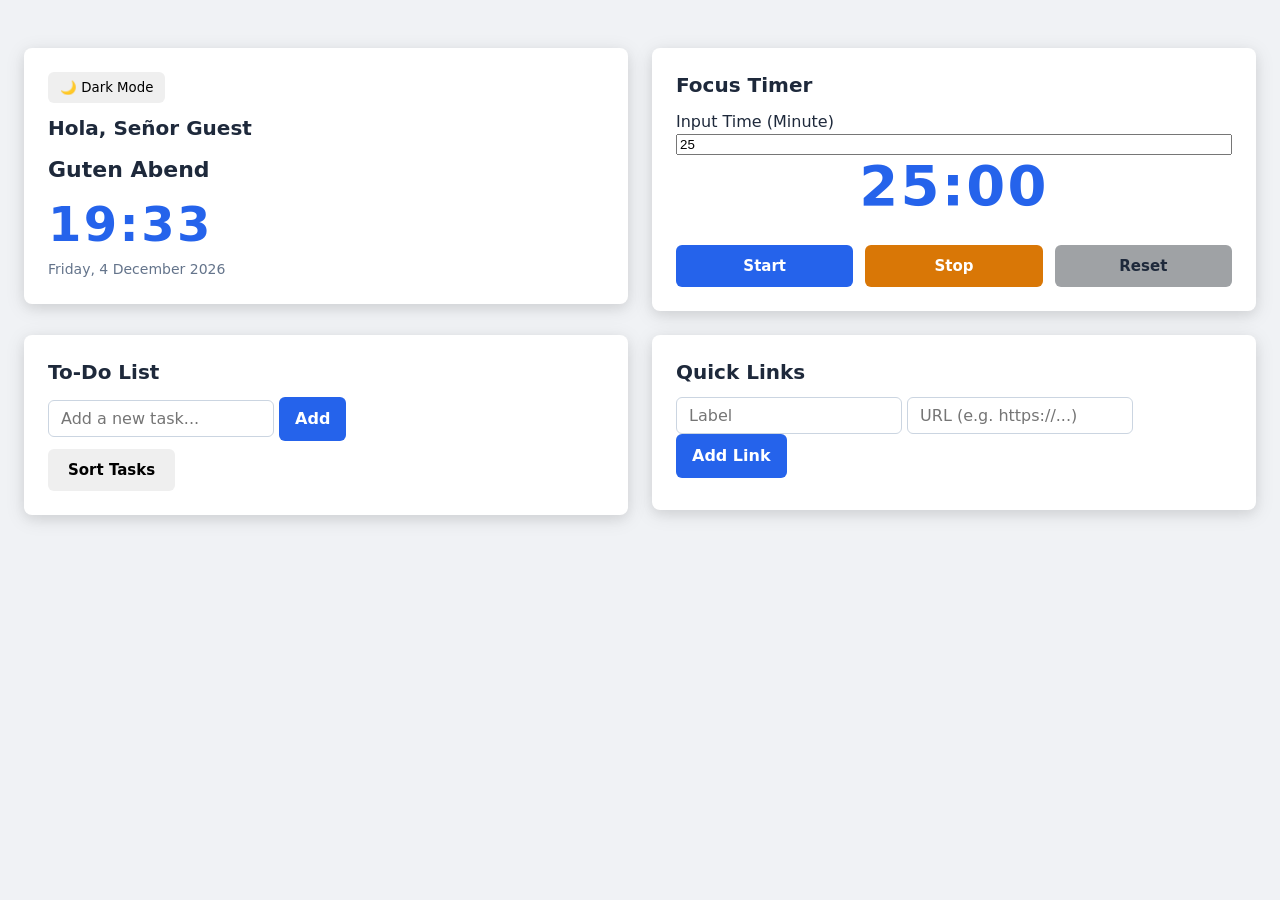
<file: index.html>
<!DOCTYPE html>
<html lang="en">

<head>
  <meta charset="UTF-8" />
  <meta name="viewport" content="width=device-width, initial-scale=1.0" />
  <title>To-Do Life Dashboard</title>
  <link rel="stylesheet" href="css/style.css" />
</head>

<body>
  <div id="storage-warning-banner" hidden>
    Storage unavailable — data will not be saved this session.
  </div>

  <section id="greeting-widget">
    <button id="theme-toggle">🌙 Dark Mode</button>
    <h2 id="username-greeting">Hola, Señor Guest</h2>
    <p id="greeting-text"></p>
    <p id="clock-display"></p>
    <p id="date-display"></p>



  </section>

  <section id="timer-widget">
    <h2>Focus Timer</h2>

    <label for="timer-minutes" placeholder="max 180 minute">Input Time (Minute)</label>
    <input id="timer-minutes" type="number" min="1" max="180" value="25" />

    <p id="timer-display"></p>
    <div class="timer-button-row">
      <button id="timer-start">Start</button>
      <button id="timer-stop">Stop</button>
      <button id="timer-reset">Reset</button>
    </div>
    <p id="timer-alert" hidden></p>
  </section>

  <section id="todo-widget">
    <h2>To-Do List</h2>
    <input id="task-input" maxlength="200" type="text" placeholder="Add a new task..." />
    <button id="task-add-btn">Add</button>
    <p id="task-input-error" hidden></p>
    <button id="task-sort-btn">Sort Tasks</button>
    <ul id="task-list"></ul>
  </section>

  <section id="quicklinks-widget">
    <h2>Quick Links</h2>
    <input id="ql-label-input" maxlength="50" type="text" placeholder="Label" />
    <input id="ql-url-input" maxlength="2048" type="url" placeholder="URL (e.g. https://...)" />
    <button id="ql-add-btn">Add Link</button>
    <p id="ql-input-error" hidden></p>
    <div id="quick-links-panel"></div>
  </section>

  <script src="js/app.js" defer></script>
</body>

</html>
</file>
<file: css/style.css>
/* ==========================================================================
   CSS Custom Properties (Design Tokens)
   ========================================================================== */

:root {
  /* Typography */
  --font-family: 'Segoe UI', system-ui, -apple-system, sans-serif;

  /* Spacing scale — multiples of 4px */
  --space-1: 4px;
  --space-2: 8px;
  --space-3: 12px;
  --space-4: 16px;
  --space-5: 20px;
  --space-6: 24px;
  --space-8: 32px;

  /* Color tokens */
  --color-bg:          #f0f2f5;
  --color-surface:     #ffffff;
  --color-primary:     #2563eb;
  --color-text:        #1e293b;
  --color-text-muted:  #64748b;
  --color-error:       #dc2626;
  --color-warning:     #d97706;
  --color-border:      #cbd5e1;
}

/* ==========================================================================
   Box-Sizing Reset
   ========================================================================== */

*,
*::before,
*::after {
  box-sizing: border-box;
}

/* ==========================================================================
   Base / Body
   ========================================================================== */

body {
  margin: 0;
  font-family: var(--font-family);
  font-size: 16px;           /* body text baseline */
  line-height: 1.5;
  background-color: var(--color-bg);
  color: var(--color-text);
}

p {
  font-size: 16px;
  margin: 0 0 var(--space-4);
}

/* ==========================================================================
   Typography — Headings
   Widget headings must be at least 4px larger than body text (≥ 20px)
   ========================================================================== */

h1 {
  font-size: 32px;
  margin: 0 0 var(--space-4);
  line-height: 1.2;
}

h2 {
  font-size: 20px;   /* 16px body + 4px = 20px minimum */
  margin: 0 0 var(--space-3);
  line-height: 1.3;
}

h3 {
  font-size: 18px;
  margin: 0 0 var(--space-2);
  line-height: 1.3;
}

h4,
h5,
h6 {
  font-size: 16px;
  margin: 0 0 var(--space-2);
  line-height: 1.3;
}

/* ==========================================================================
   Storage Warning Banner
   ========================================================================== */

#storage-warning-banner {
  background-color: var(--color-warning);
  color: #ffffff;
  text-align: center;
  padding: var(--space-3) var(--space-4);
  font-size: 14px;
  font-weight: 600;
}

/* ==========================================================================
   Dashboard Grid Layout  (Req 11.2, 11.4)
   Four widget sections arranged in a 2×2 grid on desktop,
   collapsing to a single column on narrow viewports.
   ========================================================================== */

body {
  /* Extend the body reset to also act as the grid host */
  display: grid;
  grid-template-columns: repeat(2, 1fr);
  grid-template-rows: auto;
  gap: var(--space-6);
  align-items: start;
  padding: var(--space-6);
  /* Reserve the first full-width row for the storage banner */
  grid-template-areas:
    "banner  banner"
    "greet   timer"
    "todo    links";
}

#storage-warning-banner {
  grid-area: banner;
}

#greeting-widget  { grid-area: greet; }
#timer-widget     { grid-area: timer; }
#todo-widget      { grid-area: todo;  }
#quicklinks-widget { grid-area: links; }

/* ==========================================================================
   Widget Cards  (Req 11.4)
   Consistent padding, border-radius, surface colour, and subtle shadow
   applied to every <section> on the dashboard.
   ========================================================================== */

section {
  background-color: var(--color-surface);
  border-radius: 8px;
  padding: var(--space-6);
  box-shadow: 0 4px 20px rgba(0, 0, 0, 0.10),
              0 4px 12px rgba(0, 0, 0, 0.06);
  /* Ensure cards don't collapse when their content is short */
  min-width: 0;
}

/* ==========================================================================
   Responsive — single column on narrow viewports  (Req 11.2)
   ========================================================================== */

@media (max-width: 768px) {
  body {
    grid-template-columns: 1fr;
    grid-template-areas:
      "banner"
      "greet"
      "timer"
      "todo"
      "links";
    padding: var(--space-4);
    gap: var(--space-4);
  }
}

/* ==========================================================================
   Greeting Widget  (Req 1.1, 2.8)
   ========================================================================== */

#greeting-text {
  font-size: 22px;
  font-weight: 700;
  color: var(--color-text);
  margin: 0 0 var(--space-3);
}

#clock-display {
  font-size: 48px;
  font-weight: 700;
  color: var(--color-primary);
  letter-spacing: 0.05em;
  margin: 0 0 var(--space-2);
  line-height: 1.1;
}

#date-display {
  font-size: 14px;
  color: var(--color-text-muted);
  margin: 0;
}

/* ==========================================================================
   Focus Timer Widget  (Req 2.8, 2.9)
   ========================================================================== */

#timer-display {
  font-size: 56px;
  font-weight: 700;
  color: var(--color-primary);
  text-align: center;
  font-variant-numeric: tabular-nums;
  letter-spacing: 0.04em;
  margin: 0 0 var(--space-5);
  line-height: 1.1;
}

/* Button row */
#timer-widget .timer-controls,
#timer-widget > button {
  /* Buttons are direct children — wrap them in a flex row */
  display: inline-flex; /* fallback for unwrapped buttons */
}

/* Flex container for the three timer buttons */
#timer-widget {
  display: flex;
  flex-direction: column;
}

#task-sort-btn,
#timer-start,
#timer-stop,
#timer-reset {
  cursor: pointer;
  border: none;
  font-family: inherit;
  font-size: 15px;
  font-weight: 600;
  padding: var(--space-3) var(--space-5);
  border-radius: 6px;
  flex: 1;
  transition: opacity 0.15s ease, filter 0.15s ease;
}

#task-sort-btn:hover,
#timer-start:hover,
#timer-stop:hover,
#timer-reset:hover {
  filter: brightness(0.92);
}

#timer-start:active,
#timer-stop:active,
#timer-reset:active {
  filter: brightness(0.85);
}

#timer-start {
  background-color: var(--color-primary);
  color: #ffffff;
}

#timer-stop {
  background-color: var(--color-warning);
  color: #ffffff;
}

#timer-reset {
  background-color: #9fa2a5;
  color: var(--color-text);
}

/* Flex row that groups the three buttons together */
.timer-button-row {
  display: flex;
  flex-direction: row;
  gap: var(--space-3);
  margin-top: var(--space-2);
}

/* Timer alert notice */
#timer-alert {
  background-color: var(--color-primary);
  color: #ffffff;
  padding: var(--space-3) var(--space-4);
  border-radius: 6px;
  text-align: center;
  font-weight: 600;
  font-size: 15px;
  margin-top: var(--space-4);
}

/* General button baseline (covers all widget buttons) */
button {
  cursor: pointer;
  border: none;
  font-family: inherit;
}

/* ==========================================================================
   To-Do List Widget  (Req 5.2, 5.3, 6.2, 3.3)
   ========================================================================== */

/* Task input row — input and button side by side */
#todo-widget .task-input-row {
  display: flex;
  flex-direction: row;
  gap: var(--space-2);
  margin-bottom: var(--space-2);
}

#task-input {
  flex-grow: 1;
  padding: var(--space-2) var(--space-3);
  border: 1px solid var(--color-border);
  border-radius: 6px;
  font-size: 16px;
  font-family: var(--font-family);
  color: var(--color-text);
  background-color: var(--color-surface);
  outline-offset: 2px;
}

#task-input:focus {
  outline: 2px solid var(--color-primary);
  border-color: var(--color-primary);
}

#task-add-btn {
  padding: var(--space-2) var(--space-4);
  background-color: var(--color-primary);
  color: #ffffff;
  border: none;
  border-radius: 6px;
  font-size: 16px;
  font-family: var(--font-family);
  font-weight: 600;
  cursor: pointer;
  white-space: nowrap;
  min-height: 44px;
}

#task-add-btn:hover {
  background-color: #1d4ed8;
}

#task-add-btn:active {
  background-color: #1e40af;
}

/* Inline error message  (Req 6.2) */
#task-input-error {
  display: block;
  color: var(--color-error);
  font-size: 14px;
  margin-bottom: var(--space-2);
}

/* Task list container */
#task-list {
  list-style: none;
  padding: 0;
  margin: 0;
}

/* Individual task rows  (Req 5.2) — minimum 44px touch target */
#task-list li {
  display: flex;
  align-items: center;
  gap: var(--space-2);
  min-height: 44px;
  padding: var(--space-2) 0;
  border-bottom: 1px solid var(--color-border);
}

#task-list li:last-child {
  border-bottom: none;
}

/* Task description text fills available space */
#task-list li .task-desc {
  flex-grow: 1;
  font-size: 16px;
  word-break: break-word;
}

/* Completed task state  (Req 5.3) */
#task-list li.completed {
  opacity: 0.6;
}

#task-list li.completed .task-desc {
  text-decoration: line-through;
}

/* Pending-deletion task state  (Req 3.3) */
#task-list li.pending-delete {
  color: var(--color-text-muted);
  font-style: italic;
  background-color: #f8fafc;
}

#task-list li.pending-delete .task-desc {
  text-decoration: none; /* don't conflict with completed style */
}

/* Task action buttons (edit / delete / undo)  (Req 5.2) */
#task-list li button {
  flex-shrink: 0;
  min-width: 44px;
  min-height: 44px;
  padding: var(--space-1) var(--space-2);
  border: 1px solid var(--color-border);
  border-radius: 4px;
  background-color: var(--color-surface);
  color: var(--color-text-muted);
  font-size: 14px;
  font-family: var(--font-family);
  cursor: pointer;
  line-height: 1;
}

#task-list li button:hover {
  background-color: var(--color-bg);
  color: var(--color-text);
  border-color: #94a3b8;
}

#task-list li button:active {
  background-color: #e2e8f0;
}

/* Undo button — slightly highlighted to draw attention during delete window */
#task-list li button.undo-btn {
  color: var(--color-primary);
  border-color: var(--color-primary);
}

#task-list li button.undo-btn:hover {
  background-color: #eff6ff;
}

/* ==========================================================================
   Quick Links Widget  (Req 9.2, 10.3)
   ========================================================================== */

/* Add-link form — label input, URL input, and button in a flex row */
#quicklinks-widget .add-link-form {
  display: flex;
  flex-direction: row;
  flex-wrap: wrap;
  gap: var(--space-2);
  margin-bottom: var(--space-2);
}

#ql-label-input,
#ql-url-input {
  flex: 1 1 120px;
  padding: var(--space-2) var(--space-3);
  border: 1px solid var(--color-border);
  border-radius: 6px;
  font-size: 16px;
  font-family: var(--font-family);
  color: var(--color-text);
  background-color: var(--color-surface);
  outline-offset: 2px;
}

#ql-label-input:focus,
#ql-url-input:focus {
  outline: 2px solid var(--color-primary);
  border-color: var(--color-primary);
}

#ql-add-btn {
  padding: var(--space-2) var(--space-4);
  background-color: var(--color-primary);
  color: #ffffff;
  border: none;
  border-radius: 6px;
  font-size: 16px;
  font-family: var(--font-family);
  font-weight: 600;
  cursor: pointer;
  white-space: nowrap;
  min-height: 44px;
}

#ql-add-btn:hover {
  background-color: #1d4ed8;
}

#ql-add-btn:active {
  background-color: #1e40af;
}

/* Inline error message — mirrors #task-input-error  (Req 9.2) */
#ql-input-error {
  display: block;
  color: var(--color-error);
  font-size: 14px;
  margin-bottom: var(--space-2);
}

/* Links panel — wrapping flex row of link+delete pairs */
#quick-links-panel {
  display: flex;
  flex-wrap: wrap;
  gap: var(--space-2);
}

/* Individual quick-link button  (Req 10.3 — truncate overflow) */
.quick-link-btn {
  max-width: 150px;
  overflow: hidden;
  text-overflow: ellipsis;
  white-space: nowrap;
  padding: var(--space-2) var(--space-3);
  border-radius: 6px;
  background-color: var(--color-primary);
  color: #ffffff;
  border: none;
  font-size: 14px;
  font-family: var(--font-family);
  font-weight: 500;
  cursor: pointer;
  min-height: 36px;
  transition: background-color 0.15s ease;
}

.quick-link-btn:hover {
  background-color: #1d4ed8;
}

.quick-link-btn:active {
  background-color: #1e40af;
}

/* Delete button beside each quick-link  (small, compact) */
.ql-delete-btn {
  padding: var(--space-1) var(--space-2);
  border: 1px solid var(--color-border);
  border-radius: 6px;
  background-color: transparent;
  color: var(--color-text-muted);
  font-size: 12px;
  font-family: var(--font-family);
  cursor: pointer;
  min-height: 36px;
  line-height: 1;
  align-self: center;
  transition: color 0.15s ease, border-color 0.15s ease;
}

.ql-delete-btn:hover {
  color: var(--color-error);
  border-color: var(--color-error);
}

/* Wrapper that groups one link button with its delete button */
.quick-link-item {
  display: inline-flex;
  align-items: center;
  gap: var(--space-1);
}

/* ==========================================================================
   Storage Warning Banner — sticky enhancement  (Req 8.3)
   Base colours/typography already declared above; extend here.
   The `hidden` HTML attribute hides it by default;
   JS removes that attribute to reveal the banner.
   ========================================================================== */

#storage-warning-banner {
  position: sticky;
  top: 0;
  z-index: 100;
}

/** Dark Mode **/
body.dark-mode {
  --color-bg: #0f172a;
  --color-surface: #1e293b;
  --color-text: #f8fafc;
  --color-text-muted: #94a3b8;
  --color-border: #475569;
}

#theme-toggle {
  margin-bottom: 12px;
  padding: 8px 12px;
  border-radius: 6px;
  border: none;
  cursor: pointer;
}

.pending-delete-label {
  color: orange;
  font-size: 12px;
  font-style: italic;
}

#task-list li button:disabled,
#task-list li input[type="checkbox"]:disabled {
  opacity: 0.4;
  cursor: not-allowed;
  pointer-events: none;
}

#task-list li button:disabled:hover {
  background-color: var(--color-surface);
  color: var(--color-text-muted);
  border-color: var(--color-border);
}
</file>
